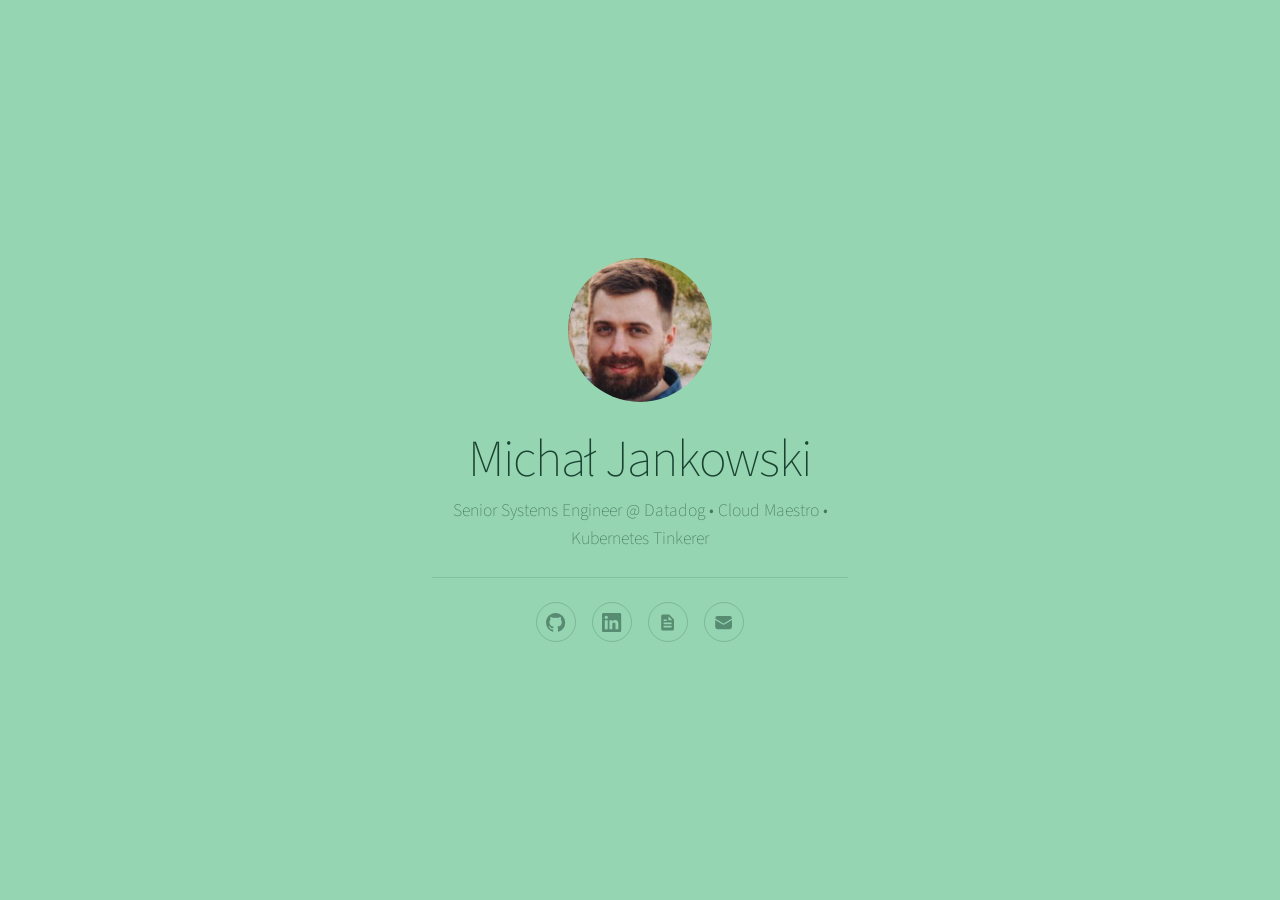
<file: index.html>
<!DOCTYPE html>
<html lang="en">
<head>
    <meta charset="UTF-8">
    <meta name="viewport" content="width=device-width, initial-scale=1.0">
    <title>Michał Jankowski</title>
    <meta name="description" content="Michał Jankowski - Personal Website">
    <link rel="preconnect" href="https://fonts.googleapis.com">
    <link rel="preconnect" href="https://fonts.gstatic.com" crossorigin>
    <link href="https://fonts.googleapis.com/css2?family=Source+Sans+3:wght@200;300;400;600&display=swap" rel="stylesheet">
    <link rel="stylesheet" href="style.css">
    <link rel="icon" href="data:image/svg+xml,<svg xmlns='http://www.w3.org/2000/svg' viewBox='0 0 100 100'><text y='.9em' font-size='90'>🌿</text></svg>">
    <meta property="og:title" content="Michał Jankowski">
    <meta property="og:description" content="Senior Systems Engineer @ Datadog · Cloud Maestro · Kubernetes Tinkerer">
    <meta property="og:image" content="https://pl-jankowskimichal.github.io/avatar.jpg">
    <meta property="og:url" content="https://pl-jankowskimichal.github.io">
    <meta property="og:type" content="website">
    <meta name="twitter:card" content="summary">
    <meta name="twitter:title" content="Michał Jankowski">
    <meta name="twitter:description" content="Senior Systems Engineer @ Datadog · Cloud Maestro · Kubernetes Tinkerer">
    <meta name="twitter:image" content="https://pl-jankowskimichal.github.io/avatar.jpg">
</head>
<body>
    <div class="wrapper">
        <div class="card">
            <img class="avatar" src="avatar.jpg" alt="Michał Jankowski">
            <h1>Michał Jankowski</h1>
            <p class="bio">Senior Systems Engineer @ Datadog &bull; Cloud Maestro &bull; Kubernetes Tinkerer</p>
            <hr>
            <div class="links">
                <a href="https://github.com/pl-jankowskimichal" aria-label="GitHub" title="GitHub">
                    <svg xmlns="http://www.w3.org/2000/svg" viewBox="0 0 24 24" fill="currentColor"><path d="M12 0C5.37 0 0 5.37 0 12c0 5.31 3.435 9.795 8.205 11.385.6.105.825-.255.825-.57 0-.285-.015-1.23-.015-2.235-3.015.555-3.795-.735-4.035-1.41-.135-.345-.72-1.41-1.23-1.695-.42-.225-1.02-.78-.015-.795.945-.015 1.62.87 1.845 1.23 1.08 1.815 2.805 1.305 3.495.99.105-.78.42-1.305.765-1.605-2.67-.3-5.46-1.335-5.46-5.925 0-1.305.465-2.385 1.23-3.225-.12-.3-.54-1.53.12-3.18 0 0 1.005-.315 3.3 1.23.96-.27 1.98-.405 3-.405s2.04.135 3 .405c2.295-1.56 3.3-1.23 3.3-1.23.66 1.65.24 2.88.12 3.18.765.84 1.23 1.905 1.23 3.225 0 4.605-2.805 5.625-5.475 5.925.435.375.81 1.095.81 2.22 0 1.605-.015 2.895-.015 3.3 0 .315.225.69.825.57A12.02 12.02 0 0024 12c0-6.63-5.37-12-12-12z"/></svg>
                </a>
                <a href="https://nl.linkedin.com/in/pljankowskimichal/en" aria-label="LinkedIn" title="LinkedIn">
                    <svg xmlns="http://www.w3.org/2000/svg" viewBox="0 0 24 24" fill="currentColor"><path d="M20.447 20.452h-3.554v-5.569c0-1.328-.027-3.037-1.852-3.037-1.853 0-2.136 1.445-2.136 2.939v5.667H9.351V9h3.414v1.561h.046c.477-.9 1.637-1.85 3.37-1.85 3.601 0 4.267 2.37 4.267 5.455v6.286zM5.337 7.433a2.062 2.062 0 01-2.063-2.065 2.064 2.064 0 112.063 2.065zm1.782 13.019H3.555V9h3.564v11.452zM22.225 0H1.771C.792 0 0 .774 0 1.729v20.542C0 23.227.792 24 1.771 24h20.451C23.2 24 24 23.227 24 22.271V1.729C24 .774 23.2 0 22.222 0h.003z"/></svg>
                </a>
                <a href="cv.html" aria-label="CV" title="CV">
                    <svg xmlns="http://www.w3.org/2000/svg" viewBox="0 0 24 24" fill="currentColor"><path d="M14 2H6a2 2 0 00-2 2v16a2 2 0 002 2h12a2 2 0 002-2V8l-6-6zm-1 2l5 5h-5V4zm-6 8h10v2H7v-2zm0 4h10v2H7v-2zm0-8h4v2H7V8z"/></svg>
                </a>
                <a href="mailto:hello@mjankowski.xyz" aria-label="Email" title="Email">
                    <svg xmlns="http://www.w3.org/2000/svg" viewBox="0 0 24 24" fill="currentColor"><path d="M1.5 8.67v8.58a3 3 0 003 3h15a3 3 0 003-3V8.67l-8.928 5.493a3 3 0 01-3.144 0L1.5 8.67z"/><path d="M22.5 6.908V6.75a3 3 0 00-3-3h-15a3 3 0 00-3 3v.158l9.714 5.978a1.5 1.5 0 001.572 0L22.5 6.908z"/></svg>
                </a>
            </div>
        </div>
    </div>
</body>
</html>
</file>
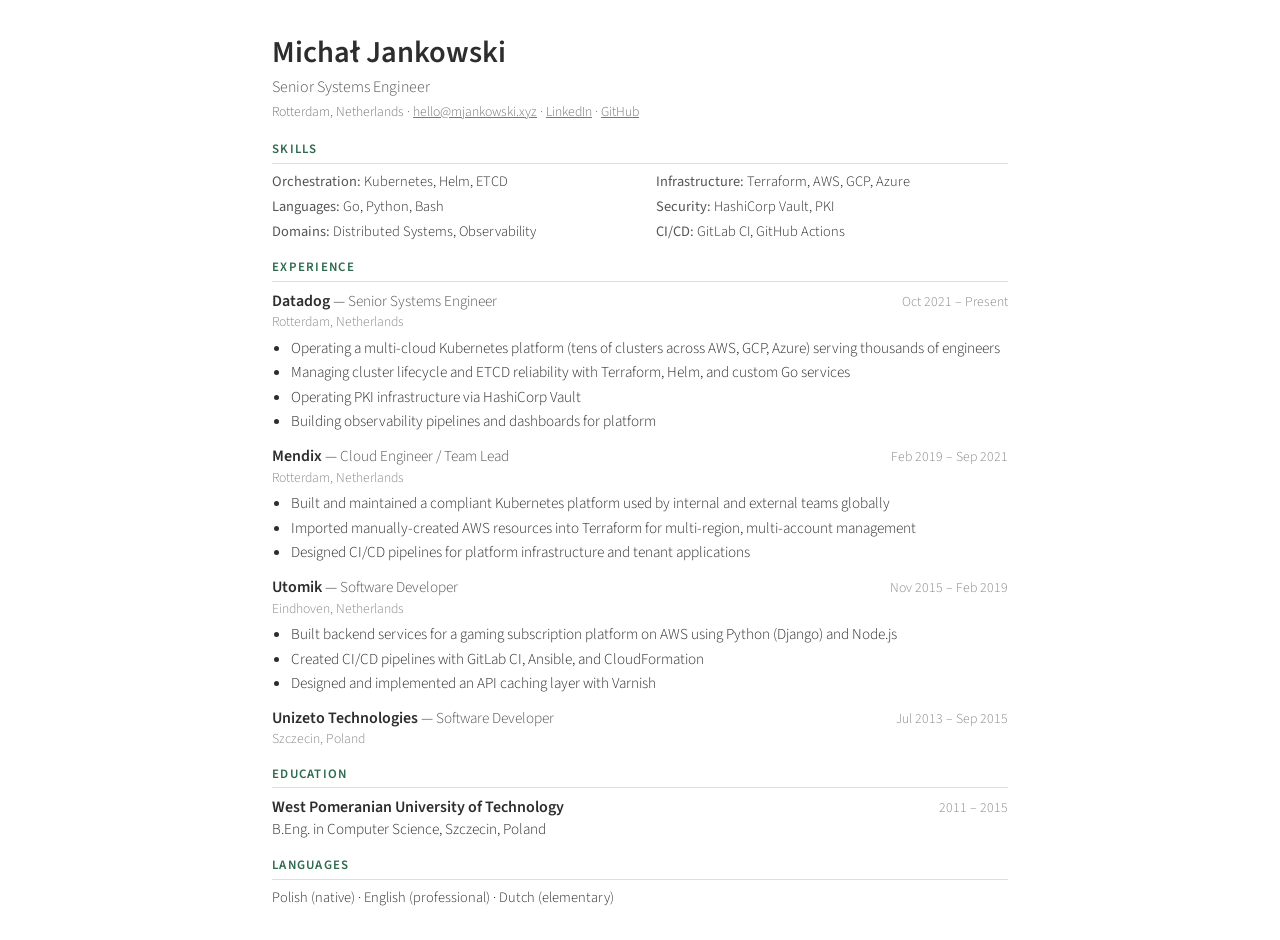
<file: cv.html>
<!DOCTYPE html>
<html lang="en">
<head>
    <meta charset="UTF-8">
    <meta name="viewport" content="width=device-width, initial-scale=1.0">
    <title>CV - Michał Jankowski</title>
    <link rel="preconnect" href="https://fonts.googleapis.com">
    <link rel="preconnect" href="https://fonts.gstatic.com" crossorigin>
    <link href="https://fonts.googleapis.com/css2?family=Source+Sans+3:wght@300;400;600&display=swap" rel="stylesheet">
    <style>
        * { margin: 0; padding: 0; box-sizing: border-box; }

        body {
            font-family: 'Source Sans 3', sans-serif;
            font-weight: 300;
            color: #2d2d2d;
            line-height: 1.4;
            max-width: 800px;
            margin: 0 auto;
            padding: 2rem 2rem;
            font-size: 0.95em;
        }

        h1 {
            font-size: 2em;
            font-weight: 600;
            margin-bottom: 0.1rem;
        }

        .subtitle {
            font-size: 1.05em;
            color: #555;
            margin-bottom: 0.2rem;
        }

        .contact {
            font-size: 0.9em;
            color: #777;
            margin-bottom: 1.2rem;
        }

        .contact a { color: #777; }

        h2 {
            font-size: 0.85em;
            font-weight: 600;
            text-transform: uppercase;
            letter-spacing: 0.1em;
            color: #2D6A4F;
            border-bottom: 1px solid #ddd;
            padding-bottom: 0.3rem;
            margin-top: 1rem;
            margin-bottom: 0.5rem;
        }

        .job { margin-bottom: 0.8rem; }

        .job-header {
            display: flex;
            justify-content: space-between;
            align-items: baseline;
            flex-wrap: wrap;
        }

        .company {
            font-weight: 600;
            font-size: 1.05em;
        }

        .role {
            color: #555;
        }

        .dates {
            font-size: 0.9em;
            color: #888;
        }

        ul {
            margin-top: 0.4rem;
            padding-left: 1.2rem;
        }

        li {
            margin-bottom: 0.2rem;
        }

        .skills-grid {
            display: grid;
            grid-template-columns: 1fr 1fr;
            gap: 0.3rem 2rem;
            font-size: 0.95em;
        }

        .skill-cat {
            font-weight: 400;
            color: #555;
        }

        .langs {
            font-size: 0.95em;
        }

        @media print {
            body { padding: 1.5rem; font-size: 11pt; line-height: 1.45; }
            h2 { margin-top: 1.2rem; }
            .job { margin-bottom: 1rem; }
        }
    </style>
</head>
<body>
    <h1>Michał Jankowski</h1>
    <div class="subtitle">Senior Systems Engineer</div>
    <div class="contact">
        Rotterdam, Netherlands &middot;
        <a href="mailto:hello@mjankowski.xyz">hello@mjankowski.xyz</a> &middot;
        <a href="https://linkedin.com/in/pljankowskimichal">LinkedIn</a> &middot;
        <a href="https://github.com/pl-jankowskimichal">GitHub</a>
    </div>

    <h2>Skills</h2>
    <div class="skills-grid">
        <div><span class="skill-cat">Orchestration:</span> Kubernetes, Helm, ETCD</div>
        <div><span class="skill-cat">Infrastructure:</span> Terraform, AWS, GCP, Azure</div>
        <div><span class="skill-cat">Languages:</span> Go, Python, Bash</div>
        <div><span class="skill-cat">Security:</span> HashiCorp Vault, PKI</div>
        <div><span class="skill-cat">Domains:</span> Distributed Systems, Observability</div>
        <div><span class="skill-cat">CI/CD:</span> GitLab CI, GitHub Actions</div>
    </div>

    <h2>Experience</h2>

    <div class="job">
        <div class="job-header">
            <div><span class="company">Datadog</span> &mdash; <span class="role">Senior Systems Engineer</span></div>
            <div class="dates">Oct 2021 &ndash; Present</div>
        </div>
        <div class="dates" style="margin-bottom: 0.3rem">Rotterdam, Netherlands</div>
        <ul>
            <li>Operating a multi-cloud Kubernetes platform (tens of clusters across AWS, GCP, Azure) serving thousands of engineers</li>
            <li>Managing cluster lifecycle and ETCD reliability with Terraform, Helm, and custom Go services</li>
            <li>Operating PKI infrastructure via HashiCorp Vault</li>
            <li>Building observability pipelines and dashboards for platform</li>
        </ul>
    </div>

    <div class="job">
        <div class="job-header">
            <div><span class="company">Mendix</span> &mdash; <span class="role">Cloud Engineer / Team Lead</span></div>
            <div class="dates">Feb 2019 &ndash; Sep 2021</div>
        </div>
        <div class="dates" style="margin-bottom: 0.3rem">Rotterdam, Netherlands</div>
        <ul>
            <li>Built and maintained a compliant Kubernetes platform used by internal and external teams globally</li>
            <li>Imported manually-created AWS resources into Terraform for multi-region, multi-account management</li>
            <li>Designed CI/CD pipelines for platform infrastructure and tenant applications</li>
        </ul>
    </div>

    <div class="job">
        <div class="job-header">
            <div><span class="company">Utomik</span> &mdash; <span class="role">Software Developer</span></div>
            <div class="dates">Nov 2015 &ndash; Feb 2019</div>
        </div>
        <div class="dates" style="margin-bottom: 0.3rem">Eindhoven, Netherlands</div>
        <ul>
            <li>Built backend services for a gaming subscription platform on AWS using Python (Django) and Node.js</li>
            <li>Created CI/CD pipelines with GitLab CI, Ansible, and CloudFormation</li>
            <li>Designed and implemented an API caching layer with Varnish</li>
        </ul>
    </div>

    <div class="job">
        <div class="job-header">
            <div><span class="company">Unizeto Technologies</span> &mdash; <span class="role">Software Developer</span></div>
            <div class="dates">Jul 2013 &ndash; Sep 2015</div>
        </div>
        <div class="dates" style="margin-bottom: 0.3rem">Szczecin, Poland</div>
    </div>

    <h2>Education</h2>
    <div class="job">
        <div class="job-header">
            <div><span class="company">West Pomeranian University of Technology</span></div>
            <div class="dates">2011 &ndash; 2015</div>
        </div>
        <div>B.Eng. in Computer Science, Szczecin, Poland</div>
    </div>

    <h2>Languages</h2>
    <div class="langs">Polish (native) &middot; English (professional) &middot; Dutch (elementary)</div>
</body>
</html>
</file>
<file: style.css>
* {
    margin: 0;
    padding: 0;
    box-sizing: border-box;
}

body {
    font-family: 'Source Sans 3', sans-serif;
    font-weight: 200;
    background: #2D6A4F;
    color: #fff;
    min-height: 100vh;
}

.wrapper {
    display: flex;
    align-items: center;
    justify-content: center;
    min-height: 100vh;
    padding: 2rem;
}

.card {
    text-align: center;
    max-width: 26rem;
    width: 100%;
    animation: fadeIn 0.8s ease-out;
}

@keyframes fadeIn {
    from { opacity: 0; transform: translateY(12px); }
    to { opacity: 1; transform: translateY(0); }
}

.avatar {
    width: 9rem;
    height: 9rem;
    border-radius: 50%;
    object-fit: cover;
    margin-bottom: 1.5rem;
}

h1 {
    font-size: 3.25em;
    font-weight: 200;
    letter-spacing: -0.025em;
    line-height: 1.1;
    margin-bottom: 0.5rem;
}

.bio {
    font-size: 1.1em;
    color: rgba(255, 255, 255, 0.56);
    line-height: 1.6;
}

hr {
    border: none;
    border-top: 1px solid rgba(255, 255, 255, 0.14);
    margin: 1.5rem 0;
}

.links {
    display: flex;
    justify-content: center;
    gap: 1rem;
}

.links a {
    display: flex;
    align-items: center;
    justify-content: center;
    width: 2.5em;
    height: 2.5em;
    border: 1px solid rgba(255, 255, 255, 0.14);
    border-radius: 50%;
    color: rgba(255, 255, 255, 0.56);
    text-decoration: none;
    transition: color 0.2s, border-color 0.2s;
}

.links a:hover {
    color: #fff;
    border-color: rgba(255, 255, 255, 0.4);
}

.links a svg {
    width: 1.2em;
    height: 1.2em;
}

@media (prefers-color-scheme: light) {
    body {
        background: #95D5B2;
        color: #1B4332;
    }

    .bio {
        color: rgba(27, 67, 50, 0.65);
    }

    hr {
        border-top-color: rgba(27, 67, 50, 0.14);
    }

    .links a {
        border-color: rgba(27, 67, 50, 0.2);
        color: rgba(27, 67, 50, 0.5);
    }

    .links a:hover {
        color: #1B4332;
        border-color: rgba(27, 67, 50, 0.4);
    }

    h1 {
        color: #1B4332;
    }
}

@media (max-width: 480px) {
    h1 {
        font-size: 2.5em;
    }

    .avatar {
        width: 7rem;
        height: 7rem;
    }
}
</file>
